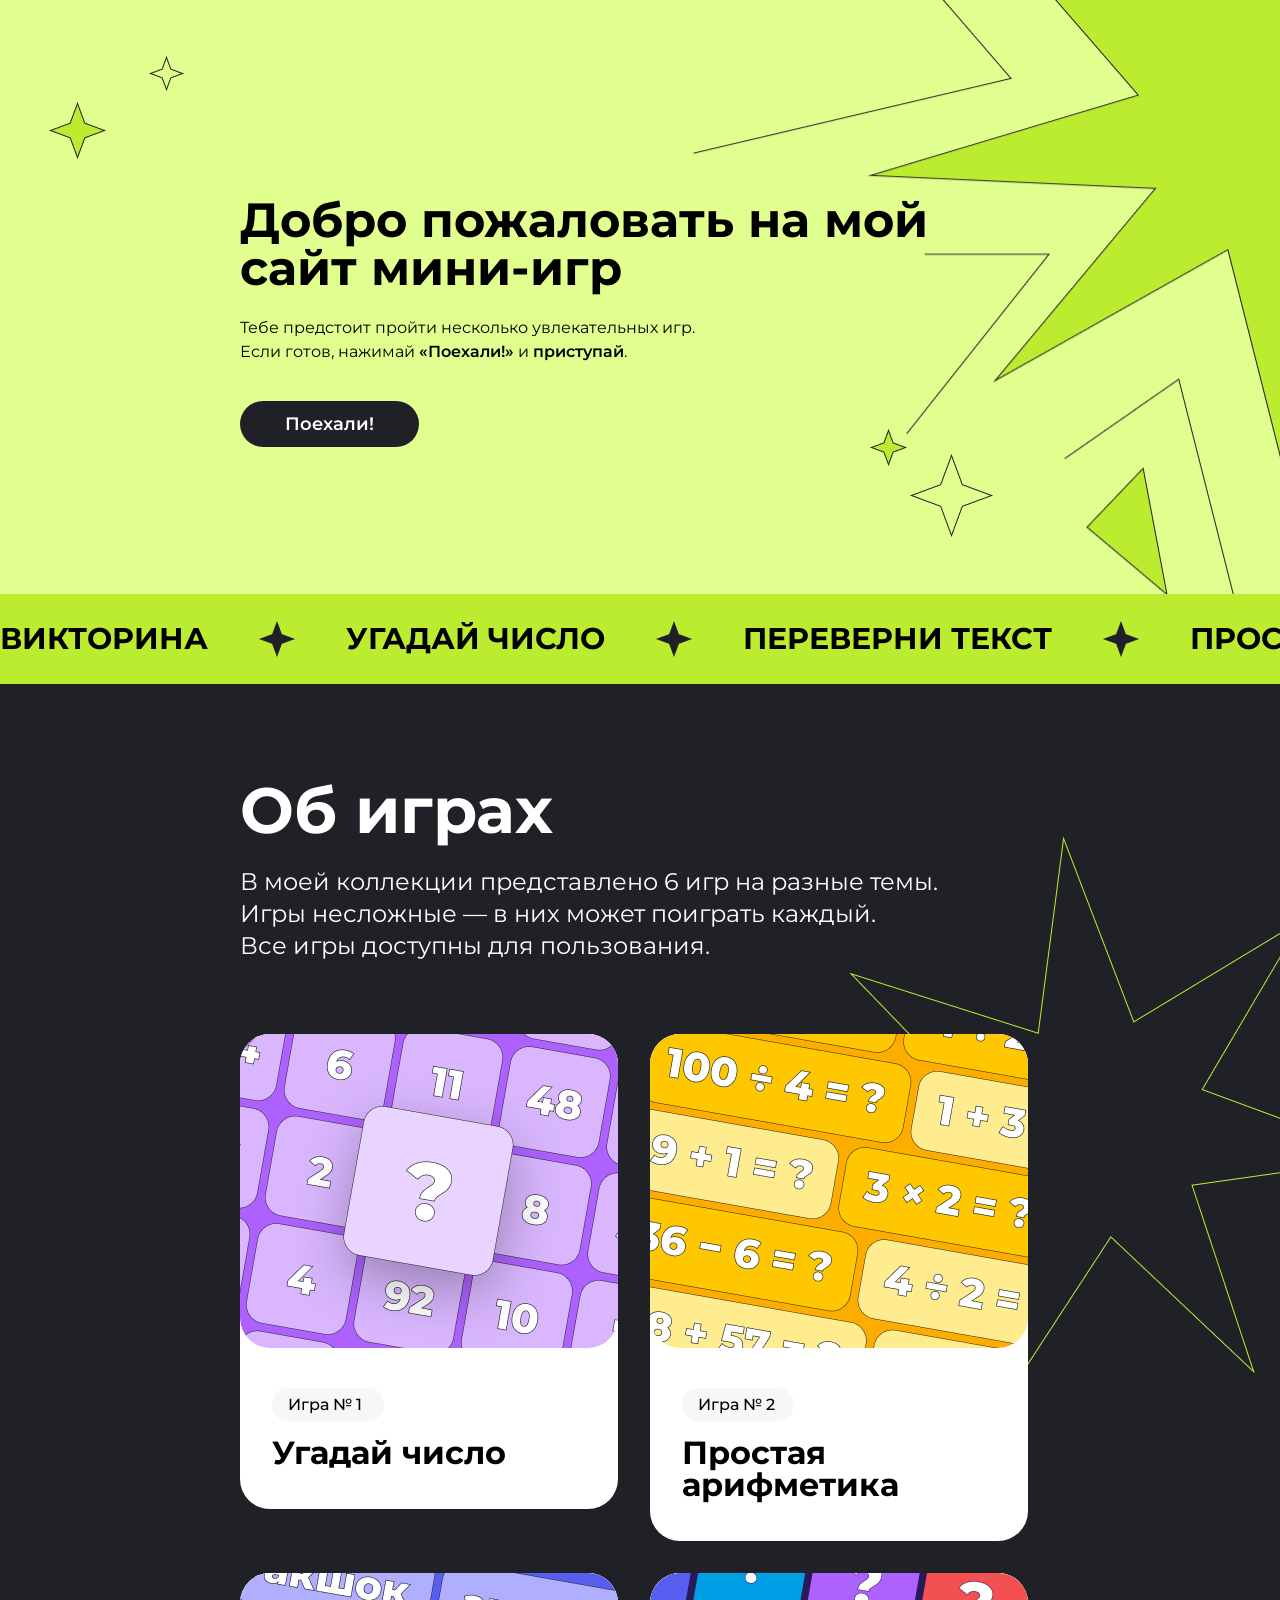
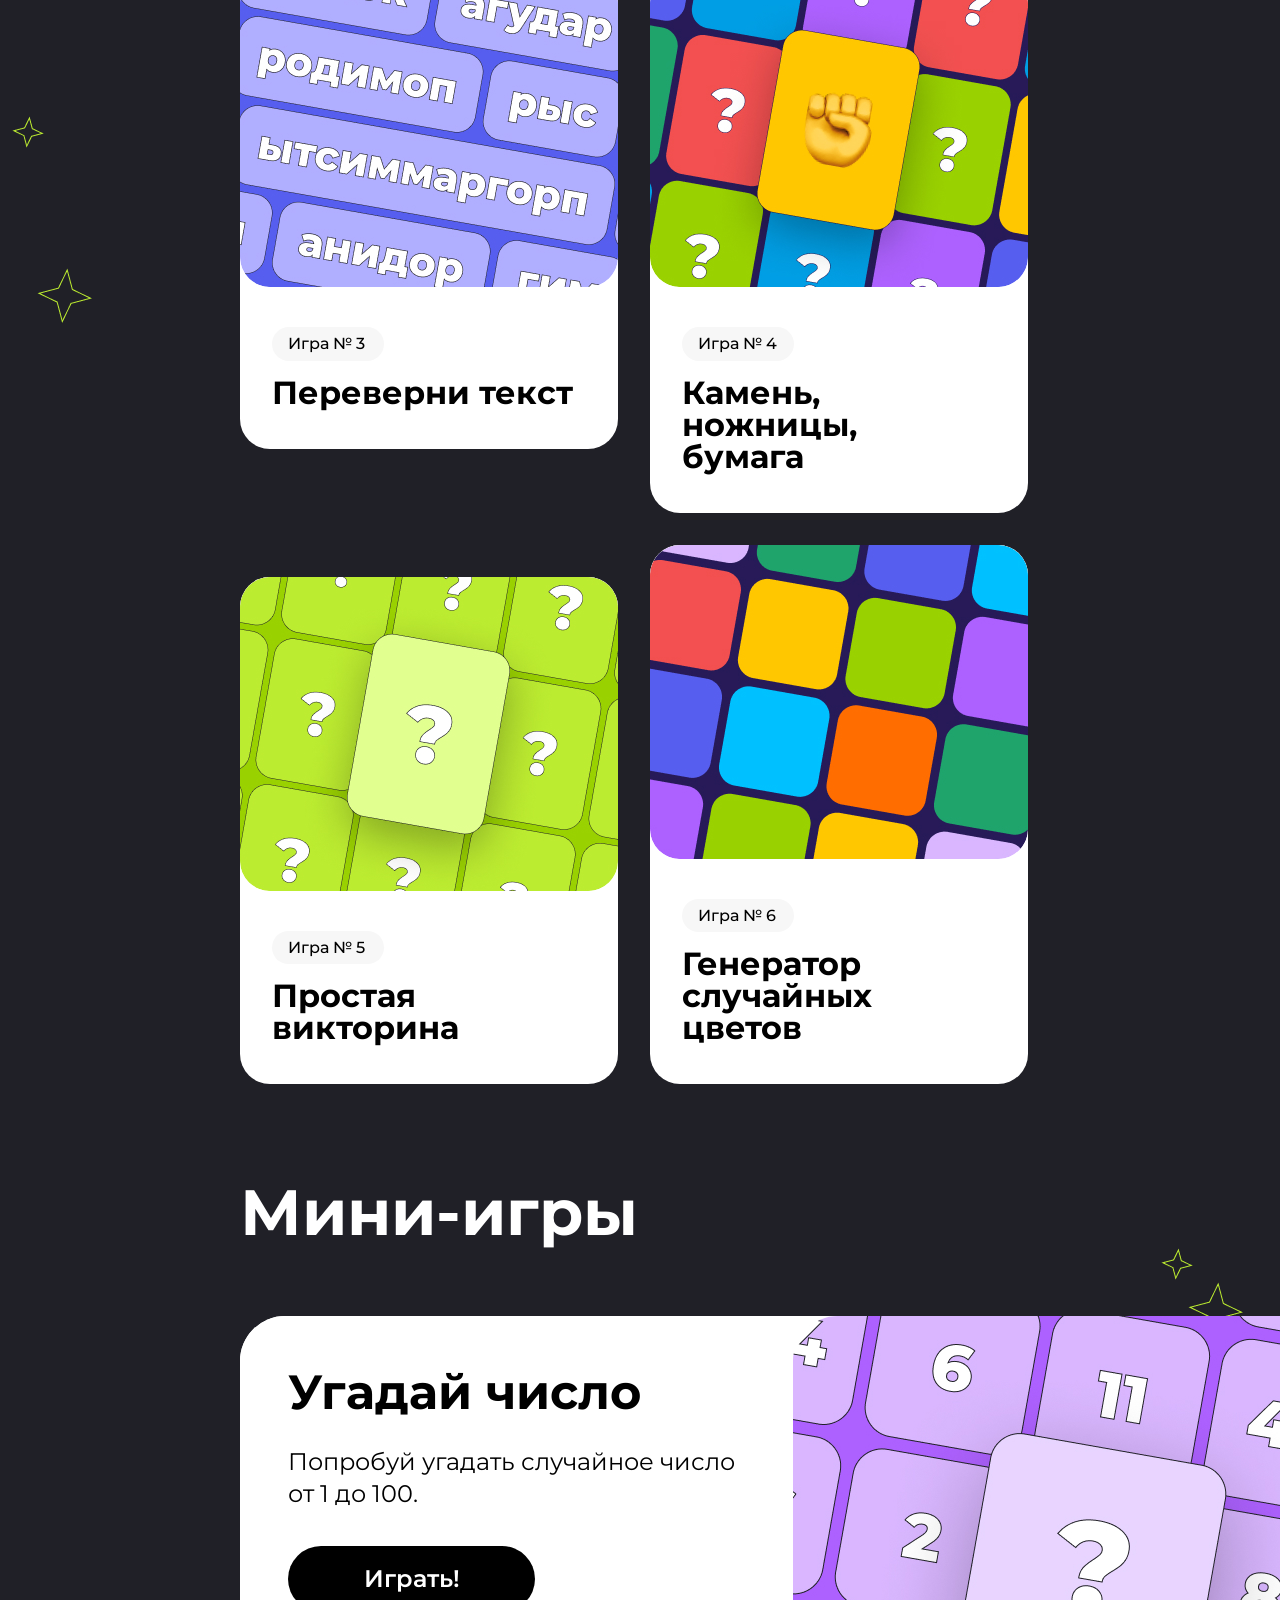
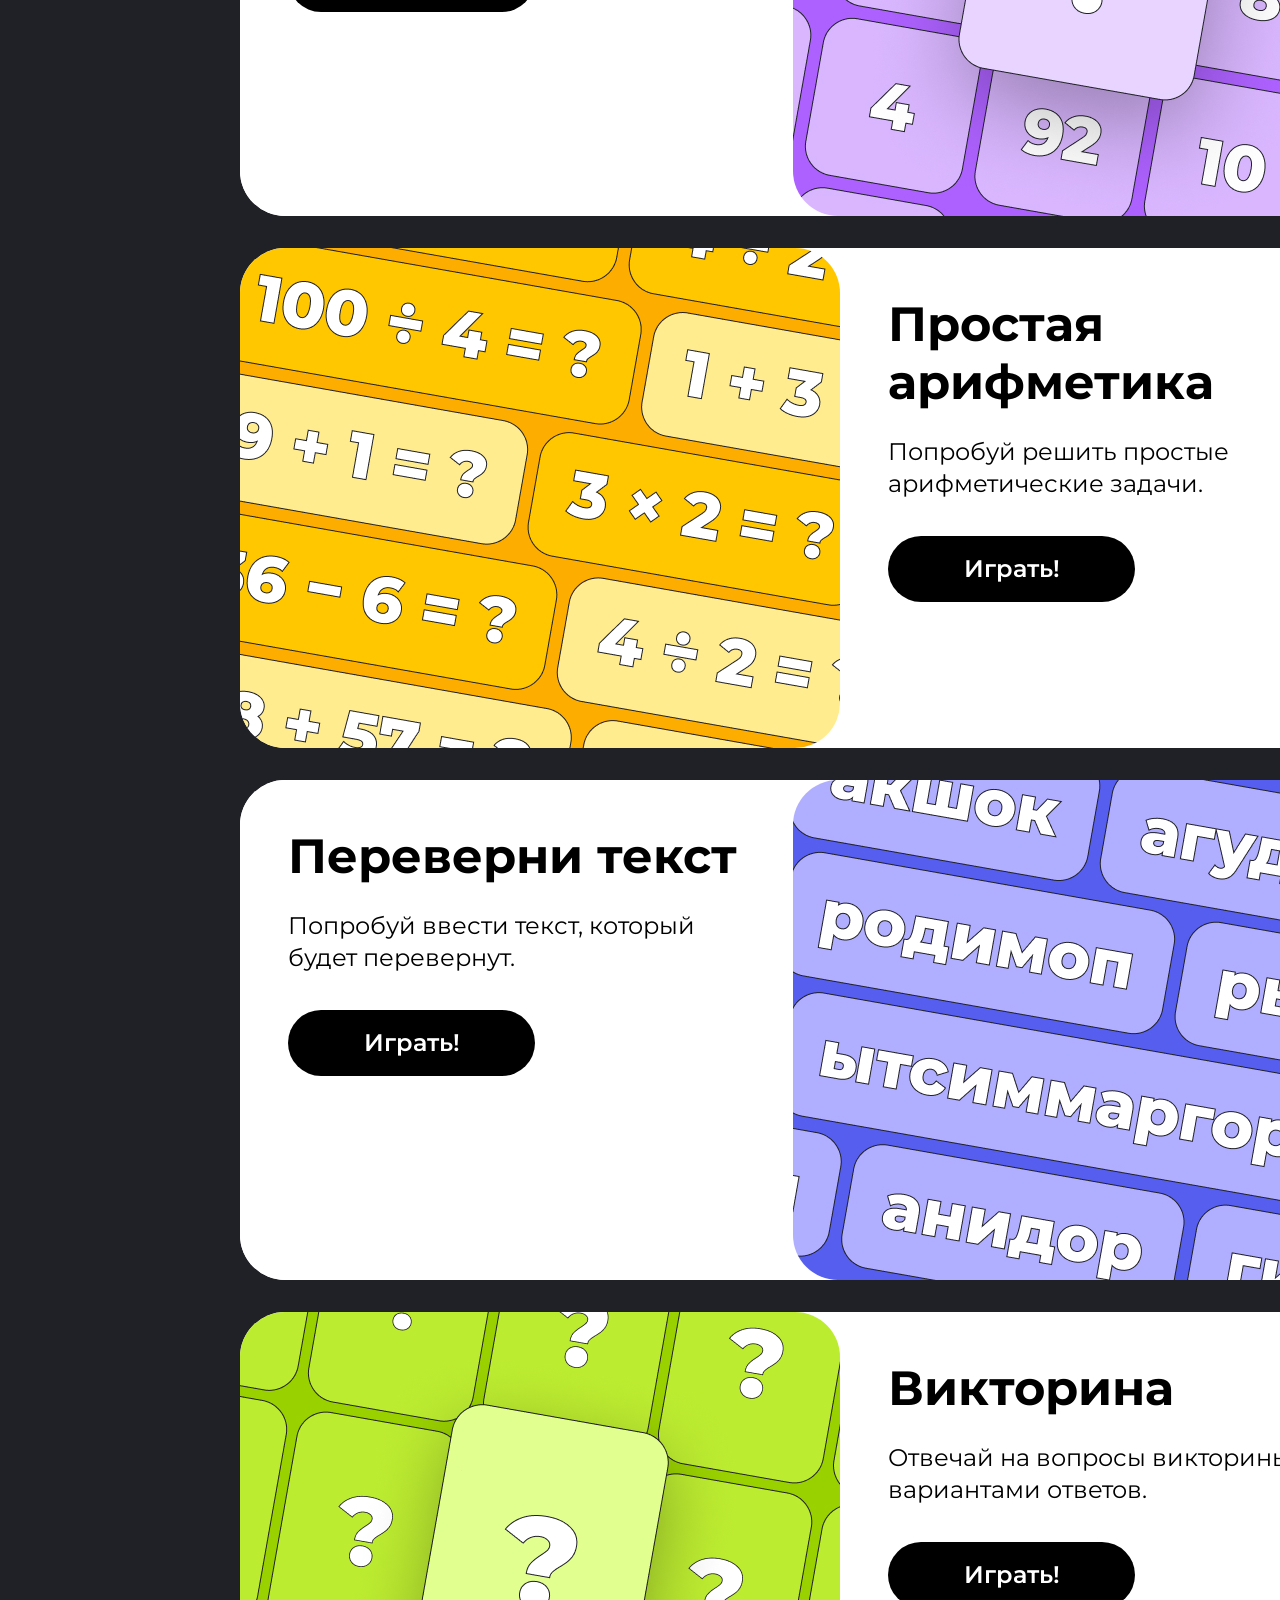
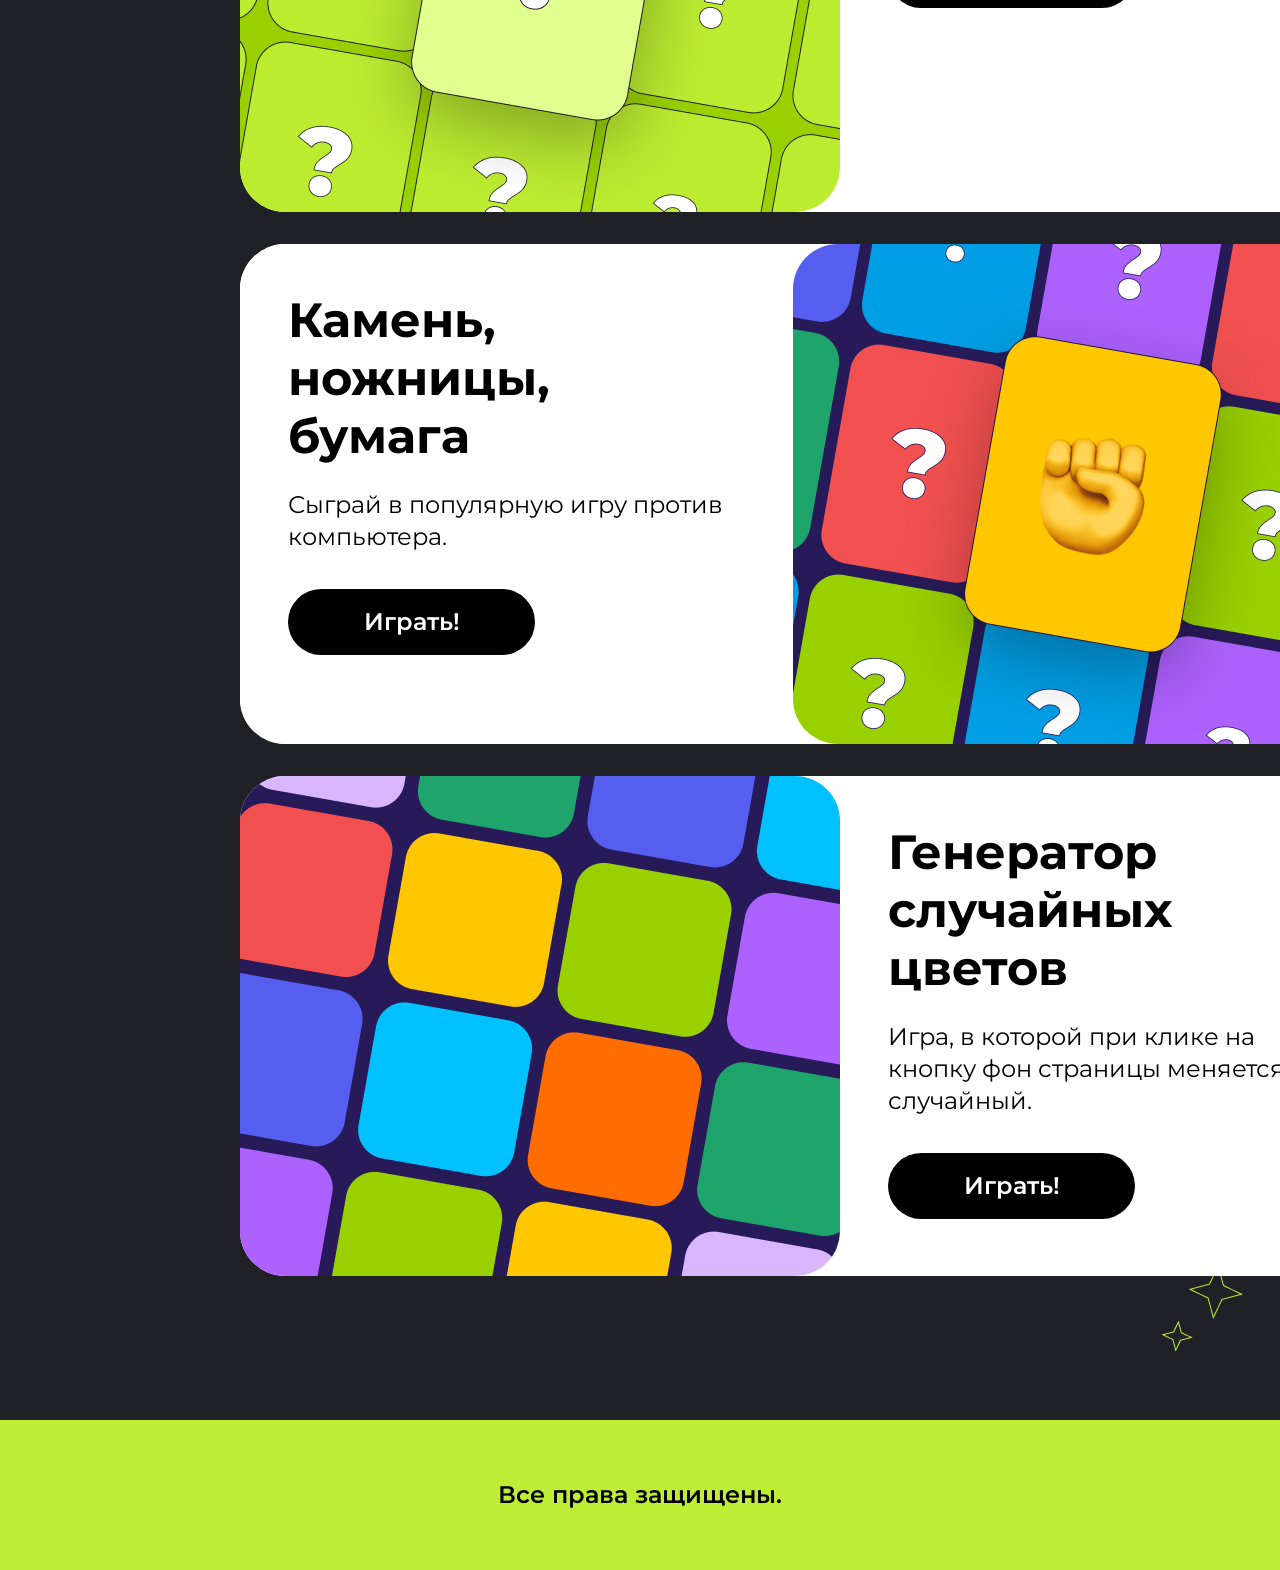
<file: index.html>
<!DOCTYPE html>
<html lang="ru">

<head>
    <meta charset="UTF-8">
    <meta name="viewport" content="width=device-width, initial-scale=1.0">
    <meta name="viewport" content="width=device-width, initial-scale=1.0">

    <link rel="preconnect" href="https://fonts.googleapis.com">
    <link rel="preconnect" href="https://fonts.gstatic.com" crossorigin>
    <link
        href="https://fonts.googleapis.com/css2?family=Montserrat+Alternates:ital,wght@0,100;0,200;0,300;0,400;0,500;0,600;0,700;0,800;0,900;1,100;1,200;1,300;1,400;1,500;1,600;1,700;1,800;1,900&family=Montserrat:ital,wght@0,100..900;1,100..900&display=swap"
        rel="stylesheet">


    <link rel="stylesheet" href="./css/reset.css">
    <link rel="stylesheet" href="./css/style.css">
    <link rel="stylesheet" href="./css/media.css">

    <title>HomeWork1</title>
</head>

<body>
    <main class="main">
        <div class="banner">
            <div class="banner__background">
                <div class="banner__container container">
                    <div class="banner__content">
                        <h1 class="banner__title">
                            Добро пожаловать на мой сайт мини-игр
                        </h1>
                        <p class="banner__subtitle">
                            Тебе предстоит пройти несколько увлекательных игр. <br>Если готов, нажимай
                            <span>«Поехали!»</span> и
                            <span>приступай</span>.
                        </p>
                        <a class="banner__btn" href="#games">Поехали!</a>
                    </div>
                </div>
            </div>
        </div>
        <div class="scroll-bar">
            <div class="scroll-bar__content">
                <p class="scroll-bar__text">Викторина</p>
                <img src="./src/img/Star.png" alt="Звезда">
                <p class="scroll-bar__text">угадай число</p>
                <img src="./src/img/Star.png" alt="Звезда">
                <p class="scroll-bar__text">Переверни текст</p>
                <img src="./src/img/Star.png" alt="Звезда">
                <p class="scroll-bar__text">Простая арифметика</p>
                <img src="./src/img/Star.png" alt="Звезда">
                <p class="scroll-bar__text">Камень, ножницы, бумага</p>
                <img src="./src/img/Star.png" alt="Звезда">
                <p class="scroll-bar__text">Генератор случайных цветов</p>
                <img src="./src/img/Star.png" alt="Звезда">
            </div>
        </div>
        <section class="about">
            <div class="about__background">
                <div class="about__container container">
                    <div class="about__content">
                        <h2 class="about__title main-subtitle" id="games">
                            Об играх
                        </h2>
                        <p class="about__text">
                            В моей коллекции представлено 6 игр на разные темы.<br>Игры несложные — в них может поиграть
                            каждый.<br>
                            Все игры доступны для пользования.
                        </p>
                        <div class="about__cards">
                            <a href="#guess_the_number" class="about__item">
                                <article class="about__each-card games-card">
                                    <div class="games-card__img">
                                        <img src="./src/img/game_one.jpg" alt="Фотография первой игры">
                                    </div>
                                    <div class="games-card__content">
                                        <p class="games-card__text">Игра № 1</p>
                                        <h3 class="games-card__title">Угадай число</h3>
                                    </div>
                                </article>
                            </a>
                            <a href="#simple_arithmetic" class="about__item">
                                <article class="about__each-card games-card">
                                    <div class="games-card__img">
                                        <img src="./src/img/games_two.jpg" alt="Фотография первой игры">
                                    </div>
                                    <div class="games-card__content">
                                        <p class="games-card__text">Игра № 2</p>
                                        <h3 class="games-card__title">Простая арифметика</h3>
                                    </div>
                                </article>
                            </a>
                            <a href="#turn_the_text_over" class="about__item">
                                <article class="about__each-card games-card">
                                    <div class="games-card__img">
                                        <img src="./src/img/games_three.jpg" alt="Фотография второй игры">
                                    </div>
                                    <div class="games-card__content">
                                        <p class="games-card__text">Игра № 3</p>
                                        <h3 class="games-card__title">Переверни текст</h3>
                                    </div>
                                </article>
                            </a>
                            <a href="#rock_paper_scissors" class="about__item">
                                <article class="about__each-card games-card">
                                    <div class="games-card__img">
                                        <img src="./src/img/games_four.jpg" alt="Фотография третьей игры">
                                    </div>
                                    <div class="games-card__content">
                                        <p class="games-card__text">Игра № 4</p>
                                        <h3 class="games-card__title">Камень, ножницы, бумага</h3>
                                    </div>
                                </article>
                            </a>
                            <a href="#quiz" class="about__item about__item-margin">
                                <article class="about__each-card games-card">
                                    <div class="games-card__img">
                                        <img src="./src/img/games_five.jpg" alt="Фотография четвертой игры">
                                    </div>
                                    <div class="games-card__content">
                                        <p class="games-card__text">Игра № 5</p>
                                        <h3 class="games-card__title">Простая викторина</h3>
                                    </div>
                                </article>
                            </a>
                            <a href="#random_color_generator" class="about__item">
                                <article class="about__each-card games-card">
                                    <div class="games-card__img">
                                        <img src="./src/img/games_six.jpg" alt="Фотография пятой игры">
                                    </div>
                                    <div class="games-card__content">
                                        <p class="games-card__text">Игра № 6</p>
                                        <h3 class="games-card__title">Генератор случайных цветов</h3>
                                    </div>
                                </article>
                            </a>
                        </div>
                    </div>
                </div>
            </div>
        </section>
        <section class="mini-games">
            <div class="mini-games__background">
                <div class="mini-games__container container">
                    <div class="mini-games__content">
                        <h2 class="mini-games__title main-subtitle">
                            Мини-игры
                        </h2>
                        <div class="mini-games__wrapper">
                            <div class="mini-games__card item item-space" id="guess_the_number">
                                <div class="item__content">
                                    <div class="item__left-wrapper">
                                        <h4 class="item__title">
                                            Угадай число
                                        </h4>
                                        <div class="item__text">
                                            Попробуй угадать случайное число от 1 до 100.
                                        </div>
                                        <button class="item__btn">Играть!</button>
                                    </div>
                                </div>
                                <div class="item__image">
                                    <img src="./src/img/games_detail_1.jpg" alt="Первая игра">
                                </div>
                            </div>
                            <div class="mini-games__card item" id="simple_arithmetic">
                                <div class="item__image">
                                    <img src="./src/img/games_detail_2.jpg" alt="Первая игра">
                                </div>
                                <div class="item__content item__right-radius">
                                    <h4 class="item__title">
                                        Простая арифметика
                                    </h4>
                                    <div class="item__text">
                                        Попробуй решить простые арифметические задачи.
                                    </div>
                                    <button class="item__btn">Играть!</button>
                                </div>
                            </div>
                            <div class="mini-games__card item item-space" id="turn_the_text_over">
                                <div class="item__content">
                                    <div class="item__left-wrapper">
                                        <h4 class="item__title">
                                            Переверни текст
                                        </h4>
                                        <div class="item__text">
                                            Попробуй ввести текст, который будет перевернут.
                                        </div>
                                        <button class="item__btn">Играть!</button>
                                    </div>
                                </div>
                                <div class="item__image">
                                    <img src="./src/img/games_detail_3.jpg" alt="Первая игра">
                                </div>
                            </div>
                            <div class="mini-games__card item" id="quiz">
                                <div class="item__image">
                                    <img src="./src/img/games_detail_4.jpg" alt="Первая игра">
                                </div>
                                <div class="item__content item__right-radius">
                                    <h4 class="item__title">
                                        Викторина
                                    </h4>
                                    <div class="item__text">
                                        Отвечай на вопросы викторины с вариантами ответов.
                                    </div>
                                    <button class="item__btn">Играть!</button>
                                </div>
                            </div>
                            <div class="mini-games__card item item-space" id="rock_paper_scissors">
                                <div class="item__content">
                                    <div class="item__left-wrapper">
                                        <h4 class="item__title">
                                            Камень, <br>ножницы, <br>бумага
                                        </h4>
                                        <div class="item__text">
                                            Сыграй в популярную игру против компьютера.
                                        </div>
                                        <button class="item__btn">Играть!</button>
                                    </div>
                                </div>
                                <div class="item__image">
                                    <img src="./src/img/games_detail_5.jpg" alt="Первая игра">
                                </div>
                            </div>
                            <div class="mini-games__card item" id="random_color_generator">
                                <div class="item__image">
                                    <img src="./src/img/games_detail_6.jpg" alt="Первая игра">
                                </div>
                                <div class="item__content item__right-radius">
                                    <h4 class="item__title">
                                        Генератор <br>случайных <br>цветов
                                    </h4>
                                    <div class="item__text">
                                        Игра, в которой при клике на кнопку фон страницы меняется на случайный.
                                    </div>
                                    <button class="item__btn">Играть!</button>
                                </div>
                            </div>
                        </div>
                    </div>
                </div>
            </div>
        </section>
        <footer class="footer">
            <p class="footer__text">
                Все права защищены.
            </P>
        </footer>
    </main>
</body>

</html>
</file>
<file: css/style.css>
/* start work */
body {
    font-family: "Montserrat", sans-serif;
}
.container {
    max-width: 1200px;
    margin: 0 auto;
}

/* banner */
.banner {
    background-color: rgba(225, 255, 143, 1);
}
.banner__background {
    background: url('../src/img/animation_icons/main-star.png') no-repeat top right,
    url('../src/img/animation_icons/star_desctop_one.png') no-repeat 4% 19%,
    url('../src/img/animation_icons/star_desctop_two.png') no-repeat 12% 10%,
    url('../src/img/animation_icons/star_desctop_three.png') no-repeat 76% 89%,
    url('../src/img/animation_icons/star_desctop_four.png') no-repeat 70% 77%;

    padding: 196px 0 156px 0;
}
.banner__content {
    max-width: 769px;
}
.banner__title {
    font-family: Montserrat;
    font-weight: 700;
    font-size: 64px;
    margin-bottom: 24px;
}
.banner__subtitle {
    font-family: Montserrat;
    font-weight: 400;
    font-size: 24px;
    line-height: 32px;
    margin-bottom: 48px;
}
.banner__subtitle span {
    font-weight: 600;
}
.banner__btn {
    background-color: rgba(32, 32, 39, 1);
    padding: 16px 65px;
    font-weight: 600;
    font-size: 24px;
    line-height: 142%;
    color: rgba(255, 255, 255, 1);
    border-radius: 60px;
    cursor: pointer;
    transition: background-color 1s ease-in-out;
}
.banner__btn:hover {
    background-color: white;
    color: black;
    border: 1px solid black;
}
/* banner */


/* scroll-bar */
.scroll-bar {
    background-color: rgba(188, 236, 48, 1);
    padding: 27px 0;
}
.scroll-bar__content {
    display: flex;
    gap: 51px;
    align-items: center;
    overflow-x: hidden;
    white-space: nowrap;
}
.scroll-bar__text {
    font-weight: 700;
    font-size: 30px;
    line-height: 110%;
    letter-spacing: 4%;
    text-transform: uppercase;
}
/* scroll-bar */

/* about games */

.about {
    background-color: rgba(32, 32, 39, 1);
}

.about__background {
    padding: 94px 0 96px 0;
    background: url('../src/img/animation_icons/about_game_star.png') no-repeat 100% 10%,
    url('../src/img/animation_icons/about-games_star_one.png') no-repeat 1% 50%,
    url('../src/img/animation_icons/about-games_star_two.png') no-repeat 3% 58%;
}
.main-subtitle {
    font-weight: 700;
    font-size: 64px;
    line-height: 100%;
    color: white;
}
.about__title {
    margin-bottom: 24px;
}
.about__item {
    height: fit-content;
    color: black;
}
.about__item-margin {
    margin-top: 32px;
}
.about__text {
    font-weight: 400;
    font-size: 24px;
    line-height: 32px;
    letter-spacing: 0px;
    margin-bottom: 72px;
    color: white;
}
.about__cards {
    display: flex;
    flex-wrap: wrap;
    column-gap: 32px;
}
.about__each-card {
    background-color: white;
    max-width: 378px;
    border-radius: 30px;
    transition: .5s;
}
.about__each-card:hover {
    scale: 1.07;
}
.games-card__img img {
    border-radius: 30px; 
}
.games-card__content {
    padding: 40px 42px 40px 32px;
}
.games-card__text {
    font-weight: 500;
    font-size: 16px;
    line-height: 110%;
    vertical-align: bottom;
    background-color: rgba(247, 247, 247, 1);
    border-radius: 52px;
    max-width: 112px;
    padding: 8px 16px;
    margin-bottom: 16px;
}
.games-card__title {
    font-weight: 700;
    font-size: 32px;
    line-height: 100%;
}
/* about games */

/* mini games */

.mini-games {
    background-color: rgba(32, 32, 39, 1);
}
.mini-games__background {
    background: url('../src/img/animation_icons/about-games_star_one.png') no-repeat 93% 2%,
    url('../src/img/animation_icons/about-games_star_two.png') no-repeat 97% 3%,
    url('../src/img/animation_icons/about-games_star_one.png') no-repeat 93% 98%,
    url('../src/img/animation_icons/about-games_star_two.png') no-repeat 97% 97%;
    padding-bottom: 144px;
}
.mini-games__container {
    /* border: 2px solid white; */
}
.mini-games__title {
    margin-bottom: 72px;
}
.mini-games__wrapper {
    display: flex;
    flex-direction: column;
    row-gap: 32px;
}
.item {
    /* width: 100%; */
    display: flex;
    justify-content: space-between;
    min-height: 500px;
    border-radius: 45px;
    background-color: white;
}
.item-space {
    justify-content: space-between;
}
/* .item__left-wrapper {
    width: 504px;
} */
.item__content {
    background-color: white;
    /* display: flex;
    flex-direction: column; */
    padding: 48px;
    border-top-left-radius: 45px;
    border-bottom-left-radius: 45px;
}
.item__right-radius {
    border-top-right-radius: 45px;
    border-bottom-right-radius: 45px;
}
.item__title {
    font-weight: 700;
    font-size: 48px;
    margin-bottom: 24px;
    max-width: 490px;
    line-height: 120%;
}
.item__text {
    font-weight: 400;
    font-size: 24px;
    line-height: 32px;
    margin-bottom: 36px;
    width: 457px;
}
.item__btn {
    background-color: black;
    padding: 16px 75.5px;
    border-radius: 60px;
    font-weight: 600;
    font-size: 24px;
    line-height: 142%;
    color: white;
    transition: 1s;
}
.item__btn:hover {
    background-color: white;
    color: black;
    border: 1px solid black;
}
.item__image img {
    width: 600px;
    height: 500px;
    border-radius: 45px;
}
/* mini games */

/* footer */

.footer {
    background-color: rgba(189, 237, 53, 1);
    display: flex;
    justify-content: center;
    align-items: center;
    height: 150px;
}
.footer__text {
    font-weight: 600;
    font-size: 24px;
    line-height: 100%;
    color: black;
}
/* footer */
</file>
<file: css/media.css>
/* Banner */
@media (max-width: 1300px) {
    .container {
        max-width: 800px;
    }
    .banner-content {
        text-align: center;
        max-width: 80%;
        margin: 0 auto;
    }
    .banner__title {
        font-size: 48px;
    }
    .banner__subtitle {
        font-size: 16px;
        line-height: 24px;
    }
    .banner__btn {
        padding: 12px 45px;
        font-size: 18px;
    }
}

@media (max-width: 525px) {
    .container {
        max-width: 343px;
    }
    .banner__container {
        max-width: 295px;
    }
    .banner__background {
        padding: 147px 0 131px 0;
        background: url('../src/img/animation_icons/main-star_mobile.png') no-repeat top right, 
        url('../src/img/animation_icons/star_mobile_one.png') no-repeat 12% 18%, 
        url('../src/img/animation_icons/star_mobile_two.png') no-repeat 25% 10%, 
        url('../src/img/animation_icons/star_mobile_three.png') no-repeat 76% 94%, 
        url('../src/img/animation_icons/star_mobile_four.png') no-repeat 67% 85%;
    }
    .banner-content {
        max-width: 296px;
    }

    .banner__title {
        font-size: 40px;
        line-height: 120%;
        letter-spacing: 0px;
        font-weight: 700;
    }
    .banner__subtitle {
        font-size: 16px;
        line-height: 120%;
        margin-bottom: 36px;
    }
    .banner__subtitle br {
        display: none;
    }
    .banner__btn {
        display: block;
        font-size: 16px;
        padding: 16px 103px;
    }
}
/* Banner */ 
@media (max-width: 525px) {
    .scroll-bar {
        padding: 16px 0;
    }
    .scroll-bar__content {
        gap: 27px;
    }
    .scroll-bar__content img {
        width: 19px;
        height: 19px;
    }
    .scroll-bar__text {
        font-size: 16px;
    }
    .banner__content {
        text-align: center;
    }
}

/* about games */

@media (max-width: 1300px) {
    .about__cards {
        row-gap: 32px;
    }
}
@media (max-width: 787px) {
    .about__cards {
        justify-content: center;
    }
    .about__title {
        font-size: 40px;
    }
    .about__text {
        font-size: 16px;
        line-height: 24px;
    }
    .about__item-margin {
        margin-top: 0;
    }
}
@media (max-width: 525px) {
    .about {
        display: none;
    }
}
/* about games */
</file>
